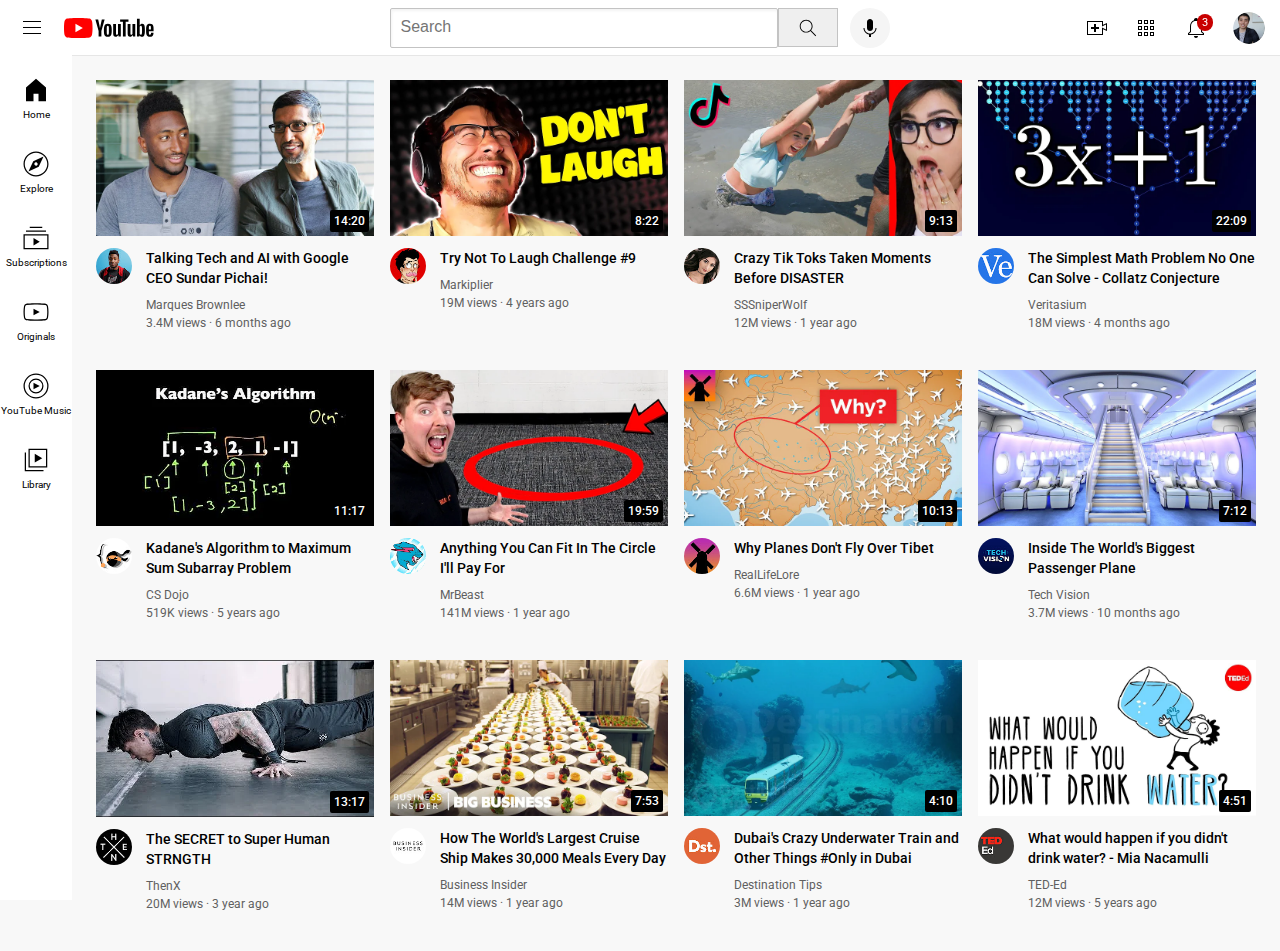
<file: index.html>
<!DOCTYPE html>
<html lang="pt-br">
<head>
    <meta charset="UTF-8">
    <meta name="viewport" content="width=device-width, initial-scale=1.0">
    <title>YOUTUBE-CLONE</title>
    <link rel="icon" href="midia/icons/favicon.ico">
    <link rel="stylesheet" href="styles/general.css">
    <link rel="stylesheet" href="styles/header.css">
    <link rel="stylesheet" href="styles/sidebar.css">
    <link rel="stylesheet" href="styles/video.css">
    <link rel="preconnect" href="https://fonts.googleapis.com">
    <link rel="preconnect" href="https://fonts.gstatic.com" crossorigin>
    <link href="https://fonts.googleapis.com/css2?family=Roboto:ital,wght@0,100..900;1,100..900&display=swap" rel="stylesheet">
</head>

<body>

    <header class="header">

        <div class="top-left">
            <img class="menu" src="midia/icons/menu.svg">
            <img class="logo" src="midia/icons/logo.svg">
        </div>

        <div class="top-middle">
            <input class="search" type="text" placeholder="Search">
            <button class="glass">
                <img src="midia/icons/search.svg" class="glass-image">
                <div class="tooltip">
                    Search
                </div>
            </button>
            <button class="microphone">
                <img src="midia/icons/voice.svg" class="microphone-image">
                <div class="tooltip">
                    Search with your voice
                </div>
            </button>
        </div>
        
        <div class="top-right">
            <div class="icons-container">
                <img class="size-icon-right" src="midia/icons/upload.svg">
                <div class="tooltip">
                    Create
                </div>
            </div>
            <div class="icons-container">
                <img class="size-icon-right" src="midia/icons/apps.svg">
                <div class="tooltip">
                    YouTube apps
                </div>
            </div>
            <div class="icons-container">
                <img class="size-icon-right" src="midia/icons/notifications.svg">
                <div class="count">
                        3
                </div>
                <div class="tooltip">
                    Notifications
                </div>
            </div>
            <div class="icons-container">
                <img class="account-img" src="midia/icons/profile.jpeg">
            </div>
        </div>

    </header>

    <nav class="sidebar">
        <div class="sidebar-icon">
            <img src="midia/icons/home.svg">
            <div>
                Home
            </div>
        </div>
        <div class="sidebar-icon">
            <img src="midia/icons/explore.svg">
            <div>
                Explore
            </div>
        </div>
        <div class="sidebar-icon">
            <img src="midia/icons/subscriptions.svg">
            <div>
                Subscriptions
            </div>
        </div>
        <div class="sidebar-icon">
            <img src="midia/icons/originals.svg">
            <div>
                Originals
            </div>
        </div>
        <div class="sidebar-icon">
            <img src="midia/icons/youtube-music.svg">
            <div>
                YouTube Music
            </div>
        </div>
        <div class="sidebar-icon">
            <img src="midia/icons/library.svg">
            <div>
                Library
            </div>
        </div>

    </nav>

    <main>

        <div class="grid-video">

            <div>
                <div class="thumb-row">
                    <a href="https://www.youtube.com/watch?v=n2RNcPRtAiY">
                        <img class="thumb" src="midia/thumnails/thumbnail-1.webp">
                    </a>
                    <div class="time">
                        14:20
                    </div>
                </div>
                <div class="description">
                    <div class="channel-picture">
                        <img src="midia/channel/channel-1.jpeg" class="profile-picture">
                    </div>
                    <div>
                        <a class="links" href="https://www.youtube.com/watch?v=n2RNcPRtAiY">
                            <p class="title">
                                Talking Tech and AI with Google CEO Sundar Pichai!
                            </p>
                        </a>
                        <a class="links" href="https://www.youtube.com/c/mkbhd">
                            <p class="author">
                                Marques Brownlee
                            </p>
                        </a>
                        
                        <p class="stats">
                            3.4M views &middot; 6 months ago
                        </p>
                    </div>
                </div>
            </div>

            <div class="video">
                <div class="thumb-row">
                    <a class="links" href="https://www.youtube.com/watch?v=mP0RAo9SKZk">
                        <img class="thumb" src="midia/thumnails/thumbnail-2.webp">
                    </a>
                    <div class="time">
                        8:22
                    </div>
                </div>
                <div class="description">
                    <div class="channel-picture">
                        <img src="midia/channel/channel-2.jpeg" class="profile-picture">
                    </div>
                    <div class="infos">
                        <a class="links" href="https://www.youtube.com/watch?v=mP0RAo9SKZk">
                            <p class="title">
                                Try Not To Laugh Challenge #9
                            </p>
                        </a>
                        <a class="links" href="https://www.youtube.com/c/markiplier">
                            <p class="author">
                                Markiplier
                            </p>
                        </a>                        
                        <p class="stats">
                            19M views &middot; 4 years ago
                        </p>
                    </div>
                </div>
            </div>

            <div class="video">
                <div class="thumb-row">
                    <a class="links" href="https://www.youtube.com/watch?v=FgjPQQeTh1w">
                        <img class="thumb" src="midia/thumnails/thumbnail-3.webp">
                    </a>
                    <div class="time">
                        9:13
                    </div>
                </div>
                <div class="description">
                    <div class="channel-picture">
                        <img src="midia/channel/channel-3.jpeg" class="profile-picture">
                    </div>
                    <div class="infos">
                        <a class="links" href="https://www.youtube.com/watch?v=FgjPQQeTh1w">
                            <p class="title">
                                Crazy Tik Toks Taken Moments Before DISASTER
                            </p>
                        </a>
                        <a class="links" href="https://www.youtube.com/user/SSSniperWolf">
                            <p class="author">
                                SSSniperWolf
                            </p>
                        </a>
                        <p class="stats">
                            12M views &middot; 1 year ago
                        </p>
                    </div>
                </div>
            </div>

            <div class="video">
                <div class="thumb-row">
                    <a class="links" href="https://www.youtube.com/watch?v=094y1Z2wpJg">
                        <img class="thumb" src="midia/thumnails/thumbnail-4.webp">
                    </a>
                    <div class="time">
                        22:09
                    </div>
                </div>
                <div class="description">
                    <div class="channel-picture">
                        <img src="midia/channel/channel-4.jpeg" class="profile-picture">
                    </div>
                    <div class="infos">
                        <a class="links" href="https://www.youtube.com/watch?v=094y1Z2wpJg">
                            <p class="title">
                                The Simplest Math Problem No One Can Solve - Collatz Conjecture
                            </p>
                        </a>
                        <a class="links" href="https://www.youtube.com/c/veritasium">
                            <p class="author">
                                Veritasium
                            </p>
                        </a>
                        <p class="stats">
                            18M views &middot; 4 months ago
                        </p>
                    </div>
                </div>
            </div>

            <div class="video">
                <div class="thumb-row">
                    <a class="links" href="https://www.youtube.com/watch?v=86CQq3pKSUw">
                        <img class="thumb" src="midia/thumnails/thumbnail-5.webp">
                    </a>
                    <div class="time">
                        11:17
                    </div>
                </div>
                <div class="description">
                    <div class="channel-picture">
                        <img src="midia/channel/channel-5.jpeg" class="profile-picture">
                    </div>
                    <div class="infos">
                        <a class="links" href="https://www.youtube.com/watch?v=86CQq3pKSUw">
                            <p class="title">
                                Kadane's Algorithm to Maximum Sum Subarray Problem
                            </p>
                        </a>
                        <a class="links" href="https://www.youtube.com/c/CSDojo">
                            <p class="author">
                                CS Dojo
                            </p>
                        </a>
                        <p class="stats">
                            519K views &middot; 5 years ago
                        </p>
                    </div>
                </div>
            </div>

            <div class="video">
                <div class="thumb-row">
                    <a class="links" href="https://www.youtube.com/watch?v=yXWw0_UfSFg">
                        <img class="thumb" src="midia/thumnails/thumbnail-6.webp">
                    </a>
                    <div class="time">
                        19:59
                    </div>
                </div>
                <div class="description">
                    <div class="channel-picture">
                        <img src="midia/channel/channel-6.jpeg" class="profile-picture">
                    </div>
                    <div class="infos">
                        <a class="links" href="https://www.youtube.com/watch?v=yXWw0_UfSFg">
                            <p class="title">
                                Anything You Can Fit In The Circle I'll Pay For
                            </p>
                        </a>
                        <a class="links" href="https://www.youtube.com/channel/UCX6OQ3DkcsbYNE6H8uQQuVA">
                            <p class="author">
                                MrBeast
                            </p>
                        </a>
                        <p class="stats">
                            141M views &middot; 1 year ago
                        </p>
                    </div>
                </div>
            </div>

            <div class="video">
                <div class="thumb-row">
                    <a class="links" href="https://www.youtube.com/watch?v=fNVa1qMbF9Y">
                        <img class="thumb" src="midia/thumnails/thumbnail-7.webp">
                    </a>
                    <div class="time">
                        10:13
                    </div>
                </div>
                <div class="description">
                    <div class="channel-picture">
                        <img src="midia/channel/channel-7.jpeg" class="profile-picture">
                    </div>
                    <div class="infos">
                        <a class="links" href="https://www.youtube.com/watch?v=fNVa1qMbF9Y">
                            <p class="title">
                                Why Planes Don't Fly Over Tibet
                            </p>
                        </a>
                        <a class="links" href="https://www.youtube.com/channel/UCP5tjEmvPItGyLhmjdwP7Ww">
                            <p class="author">
                                RealLifeLore
                            </p>
                        </a>
                        <p class="stats">
                            6.6M views &middot; 1 year ago
                        </p>
                    </div>
                </div>
            </div>

            <div class="video">
                <div class="thumb-row">
                    <a class="links" href="https://www.youtube.com/watch?v=lFm4EM1juls">
                        <img class="thumb" src="midia/thumnails/thumbnail-8.webp">
                    </a>
                    <div class="time">
                        7:12
                    </div>
                </div>
                <div class="description">
                    <div class="channel-picture">
                        <img src="midia/channel/channel-8.jpeg" class="profile-picture">
                    </div>
                    <div class="infos">
                        <a class="links" href="https://www.youtube.com/watch?v=lFm4EM1juls">
                            <p class="title">
                                Inside The World's Biggest Passenger Plane
                            </p>
                        </a>
                        <a class="links" href="https://www.youtube.com/channel/UCHAK6CyegY22Zj2GWrcaIxg">
                            <p class="author">
                                Tech Vision
                            </p>
                        </a>
                        <p class="stats">
                            3.7M views &middot; 10 months ago
                        </p>
                    </div>
                </div>
            </div>

            <div class="video">
                <div class="thumb-row">
                    <a class="links" href="https://www.youtube.com/watch?v=ixmxOlcrlUc">
                        <img class="thumb" src="midia/thumnails/thumbnail-9.webp">
                    </a>
                    <div class="time">
                        13:17
                    </div>
                </div>
                <div class="description">
                    <div class="channel-picture">
                        <img src="midia/channel/channel-9.jpeg" class="profile-picture">
                    </div>
                    <div class="infos">
                        <a class="links" href="https://www.youtube.com/watch?v=ixmxOlcrlUc">
                            <p class="title">
                                The SECRET to Super Human STRNGTH
                            </p>
                        </a>
                        <a class="links" href="https://www.youtube.com/c/OFFICIALTHENXSTUDIOS">
                            <p class="author">
                                ThenX
                            </p>
                        </a>
                        <p class="stats">
                            20M views &middot; 3 year ago
                        </p>
                    </div>
                </div>
            </div>

            <div class="video">
                <div class="thumb-row">
                    <a class="links" href="https://www.youtube.com/watch?v=R2vXbFp5C9o">
                        <img class="thumb" src="midia/thumnails/thumbnail-10.webp">
                    </a>
                    <div class="time">
                        7:53
                    </div>
                </div>
                <div class="description">
                    <div class="channel-picture">
                        <img src="midia/channel/channel-10.jpeg" class="profile-picture">
                    </div>
                    <div class="infos">
                        <a class="links" href="https://www.youtube.com/watch?v=R2vXbFp5C9o">
                            <p class="title">
                                How The World's Largest Cruise Ship Makes 30,000 Meals Every Day
                            </p>
                        </a>
                        <a class="links" href="https://www.youtube.com/user/businessinsider">
                            <p class="author">
                                Business Insider
                            </p>
                        </a>
                        <p class="stats">
                            14M views &middot; 1 year ago
                        </p>
                    </div>
                </div>
            </div>

            <div class="video">
                <div class="thumb-row">
                    <a class="links" href="https://www.youtube.com/watch?v=0nZuYyXET3s">
                        <img class="thumb" src="midia/thumnails/thumbnail-11.webp">
                    </a>
                    <div class="time">
                        4:10
                    </div>
                </div>
                <div class="description">
                    <div class="channel-picture">
                        <img src="midia/channel/channel-11.jpeg" class="profile-picture">
                    </div>
                    <div class="infos">
                        <a class="links" href="https://www.youtube.com/watch?v=0nZuYyXET3s">
                            <p class="title">
                                Dubai's Crazy Underwater Train and Other Things #Only in Dubai
                            </p>
                        </a>
                        <a class="links" href="https://www.youtube.com/c/Destinationtips">
                            <p class="author">
                                Destination Tips
                            </p>
                        </a>
                        <p class="stats">
                            3M views &middot; 1 year ago
                        </p>
                    </div>
                </div>
            </div>

            <div class="video">
                <div class="thumb-row">
                    <a class="links" href="https://www.youtube.com/watch?v=9iMGFqMmUFs">
                        <img class="thumb" src="midia/thumnails/thumbnail-12.webp">
                    </a>
                    <div class="time">
                        4:51
                    </div>
                </div>
                <div class="description">
                    <div class="channel-picture">
                        <img src="midia/channel/channel-12.jpeg" class="profile-picture">
                    </div>
                    <div class="infos">
                        <a class="links" href="https://www.youtube.com/watch?v=9iMGFqMmUFs">
                            <p class="title">
                                What would happen if you didn't drink water? - Mia Nacamulli
                            </p>
                        </a>
                        <a class="links" href="https://www.youtube.com/teded">
                            <p class="author">
                                TED-Ed
                            </p>
                        </a>
                        <p class="stats">
                            12M views &middot; 5 years ago
                        </p>
                    </div>
                </div>
            </div>
        </div>
            
        
    </main>
    
    

    
</body>
</html>
</file>
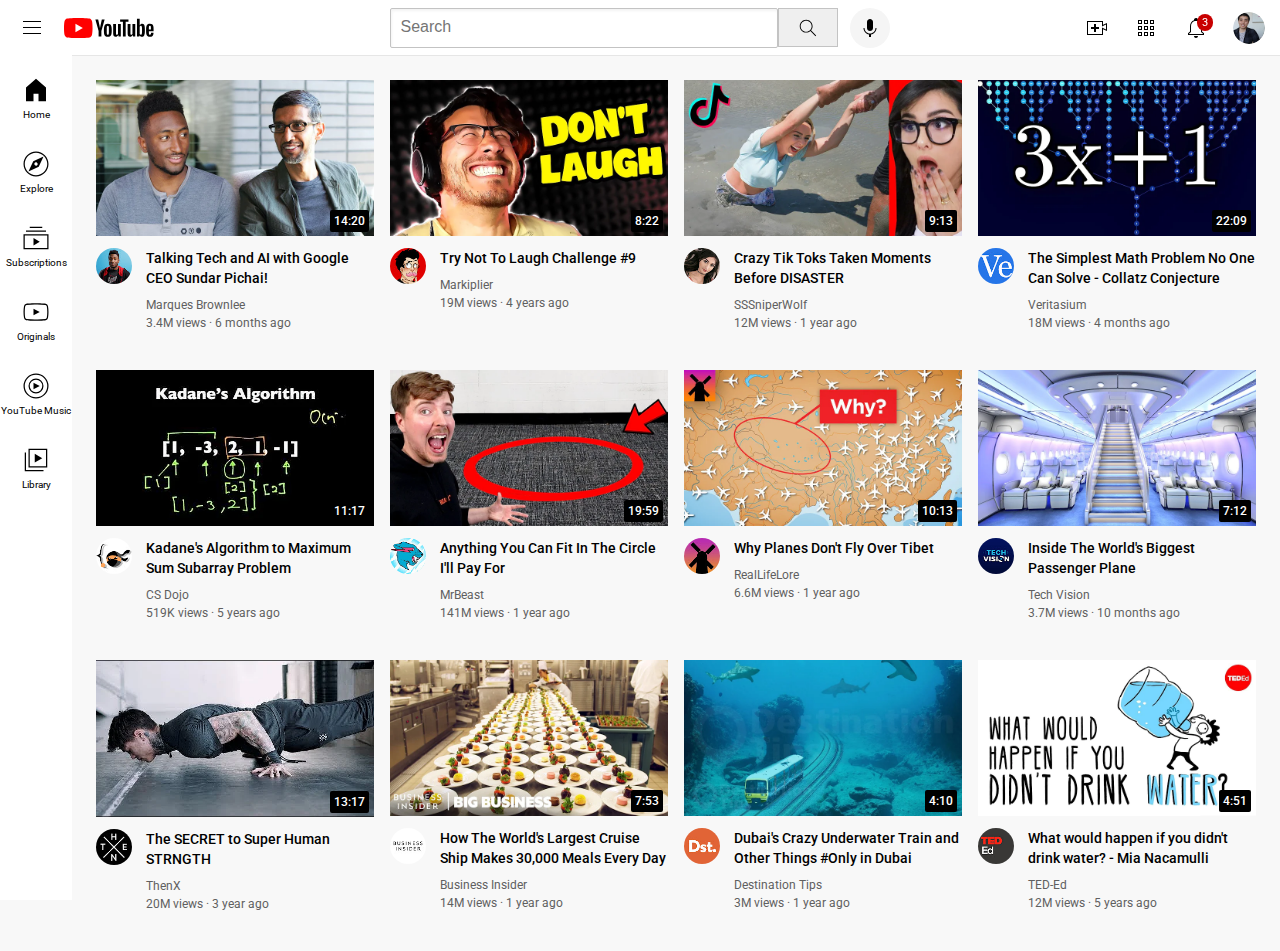
<file: youtube.html>
<!DOCTYPE html>
<html lang="pt-br">
<head>
    <meta charset="UTF-8">
    <meta name="viewport" content="width=device-width, initial-scale=1.0">
    <title>YOUTUBE-CLONE</title>
    <link rel="icon" href="midia/icons/favicon.ico">
    <link rel="stylesheet" href="styles/general.css">
    <link rel="stylesheet" href="styles/header.css">
    <link rel="stylesheet" href="styles/sidebar.css">
    <link rel="stylesheet" href="styles/video.css">
    <link rel="preconnect" href="https://fonts.googleapis.com">
    <link rel="preconnect" href="https://fonts.gstatic.com" crossorigin>
    <link href="https://fonts.googleapis.com/css2?family=Roboto:ital,wght@0,100..900;1,100..900&display=swap" rel="stylesheet">
</head>

<body>

    <header class="header">

        <div class="top-left">
            <img class="menu" src="midia/icons/menu.svg">
            <img class="logo" src="midia/icons/logo.svg">
        </div>

        <div class="top-middle">
            <input class="search" type="text" placeholder="Search">
            <button class="glass">
                <img src="midia/icons/search.svg" class="glass-image">
                <div class="tooltip">
                    Search
                </div>
            </button>
            <button class="microphone">
                <img src="midia/icons/voice.svg" class="microphone-image">
                <div class="tooltip">
                    Search with your voice
                </div>
            </button>
        </div>
        
        <div class="top-right">
            <div class="icons-container">
                <img class="size-icon-right" src="midia/icons/upload.svg">
                <div class="tooltip">
                    Create
                </div>
            </div>
            <div class="icons-container">
                <img class="size-icon-right" src="midia/icons/apps.svg">
                <div class="tooltip">
                    YouTube apps
                </div>
            </div>
            <div class="icons-container">
                <img class="size-icon-right" src="midia/icons/notifications.svg">
                <div class="count">
                        3
                </div>
                <div class="tooltip">
                    Notifications
                </div>
            </div>
            <div class="icons-container">
                <img class="account-img" src="midia/icons/profile.jpeg">
            </div>
        </div>

    </header>

    <nav class="sidebar">
        <div class="sidebar-icon">
            <img src="midia/icons/home.svg">
            <div>
                Home
            </div>
        </div>
        <div class="sidebar-icon">
            <img src="midia/icons/explore.svg">
            <div>
                Explore
            </div>
        </div>
        <div class="sidebar-icon">
            <img src="midia/icons/subscriptions.svg">
            <div>
                Subscriptions
            </div>
        </div>
        <div class="sidebar-icon">
            <img src="midia/icons/originals.svg">
            <div>
                Originals
            </div>
        </div>
        <div class="sidebar-icon">
            <img src="midia/icons/youtube-music.svg">
            <div>
                YouTube Music
            </div>
        </div>
        <div class="sidebar-icon">
            <img src="midia/icons/library.svg">
            <div>
                Library
            </div>
        </div>

    </nav>

    <main>

        <div class="grid-video">

            <div>
                <div class="thumb-row">
                    <a href="https://www.youtube.com/watch?v=n2RNcPRtAiY">
                        <img class="thumb" src="midia/thumnails/thumbnail-1.webp">
                    </a>
                    <div class="time">
                        14:20
                    </div>
                </div>
                <div class="description">
                    <div class="channel-picture">
                        <img src="midia/channel/channel-1.jpeg" class="profile-picture">
                    </div>
                    <div>
                        <a class="links" href="https://www.youtube.com/watch?v=n2RNcPRtAiY">
                            <p class="title">
                                Talking Tech and AI with Google CEO Sundar Pichai!
                            </p>
                        </a>
                        <a class="links" href="https://www.youtube.com/c/mkbhd">
                            <p class="author">
                                Marques Brownlee
                            </p>
                        </a>
                        
                        <p class="stats">
                            3.4M views &middot; 6 months ago
                        </p>
                    </div>
                </div>
            </div>

            <div class="video">
                <div class="thumb-row">
                    <a class="links" href="https://www.youtube.com/watch?v=mP0RAo9SKZk">
                        <img class="thumb" src="midia/thumnails/thumbnail-2.webp">
                    </a>
                    <div class="time">
                        8:22
                    </div>
                </div>
                <div class="description">
                    <div class="channel-picture">
                        <img src="midia/channel/channel-2.jpeg" class="profile-picture">
                    </div>
                    <div class="infos">
                        <a class="links" href="https://www.youtube.com/watch?v=mP0RAo9SKZk">
                            <p class="title">
                                Try Not To Laugh Challenge #9
                            </p>
                        </a>
                        <a class="links" href="https://www.youtube.com/c/markiplier">
                            <p class="author">
                                Markiplier
                            </p>
                        </a>                        
                        <p class="stats">
                            19M views &middot; 4 years ago
                        </p>
                    </div>
                </div>
            </div>

            <div class="video">
                <div class="thumb-row">
                    <a class="links" href="https://www.youtube.com/watch?v=FgjPQQeTh1w">
                        <img class="thumb" src="midia/thumnails/thumbnail-3.webp">
                    </a>
                    <div class="time">
                        9:13
                    </div>
                </div>
                <div class="description">
                    <div class="channel-picture">
                        <img src="midia/channel/channel-3.jpeg" class="profile-picture">
                    </div>
                    <div class="infos">
                        <a class="links" href="https://www.youtube.com/watch?v=FgjPQQeTh1w">
                            <p class="title">
                                Crazy Tik Toks Taken Moments Before DISASTER
                            </p>
                        </a>
                        <a class="links" href="https://www.youtube.com/user/SSSniperWolf">
                            <p class="author">
                                SSSniperWolf
                            </p>
                        </a>
                        <p class="stats">
                            12M views &middot; 1 year ago
                        </p>
                    </div>
                </div>
            </div>

            <div class="video">
                <div class="thumb-row">
                    <a class="links" href="https://www.youtube.com/watch?v=094y1Z2wpJg">
                        <img class="thumb" src="midia/thumnails/thumbnail-4.webp">
                    </a>
                    <div class="time">
                        22:09
                    </div>
                </div>
                <div class="description">
                    <div class="channel-picture">
                        <img src="midia/channel/channel-4.jpeg" class="profile-picture">
                    </div>
                    <div class="infos">
                        <a class="links" href="https://www.youtube.com/watch?v=094y1Z2wpJg">
                            <p class="title">
                                The Simplest Math Problem No One Can Solve - Collatz Conjecture
                            </p>
                        </a>
                        <a class="links" href="https://www.youtube.com/c/veritasium">
                            <p class="author">
                                Veritasium
                            </p>
                        </a>
                        <p class="stats">
                            18M views &middot; 4 months ago
                        </p>
                    </div>
                </div>
            </div>

            <div class="video">
                <div class="thumb-row">
                    <a class="links" href="https://www.youtube.com/watch?v=86CQq3pKSUw">
                        <img class="thumb" src="midia/thumnails/thumbnail-5.webp">
                    </a>
                    <div class="time">
                        11:17
                    </div>
                </div>
                <div class="description">
                    <div class="channel-picture">
                        <img src="midia/channel/channel-5.jpeg" class="profile-picture">
                    </div>
                    <div class="infos">
                        <a class="links" href="https://www.youtube.com/watch?v=86CQq3pKSUw">
                            <p class="title">
                                Kadane's Algorithm to Maximum Sum Subarray Problem
                            </p>
                        </a>
                        <a class="links" href="https://www.youtube.com/c/CSDojo">
                            <p class="author">
                                CS Dojo
                            </p>
                        </a>
                        <p class="stats">
                            519K views &middot; 5 years ago
                        </p>
                    </div>
                </div>
            </div>

            <div class="video">
                <div class="thumb-row">
                    <a class="links" href="https://www.youtube.com/watch?v=yXWw0_UfSFg">
                        <img class="thumb" src="midia/thumnails/thumbnail-6.webp">
                    </a>
                    <div class="time">
                        19:59
                    </div>
                </div>
                <div class="description">
                    <div class="channel-picture">
                        <img src="midia/channel/channel-6.jpeg" class="profile-picture">
                    </div>
                    <div class="infos">
                        <a class="links" href="https://www.youtube.com/watch?v=yXWw0_UfSFg">
                            <p class="title">
                                Anything You Can Fit In The Circle I'll Pay For
                            </p>
                        </a>
                        <a class="links" href="https://www.youtube.com/channel/UCX6OQ3DkcsbYNE6H8uQQuVA">
                            <p class="author">
                                MrBeast
                            </p>
                        </a>
                        <p class="stats">
                            141M views &middot; 1 year ago
                        </p>
                    </div>
                </div>
            </div>

            <div class="video">
                <div class="thumb-row">
                    <a class="links" href="https://www.youtube.com/watch?v=fNVa1qMbF9Y">
                        <img class="thumb" src="midia/thumnails/thumbnail-7.webp">
                    </a>
                    <div class="time">
                        10:13
                    </div>
                </div>
                <div class="description">
                    <div class="channel-picture">
                        <img src="midia/channel/channel-7.jpeg" class="profile-picture">
                    </div>
                    <div class="infos">
                        <a class="links" href="https://www.youtube.com/watch?v=fNVa1qMbF9Y">
                            <p class="title">
                                Why Planes Don't Fly Over Tibet
                            </p>
                        </a>
                        <a class="links" href="https://www.youtube.com/channel/UCP5tjEmvPItGyLhmjdwP7Ww">
                            <p class="author">
                                RealLifeLore
                            </p>
                        </a>
                        <p class="stats">
                            6.6M views &middot; 1 year ago
                        </p>
                    </div>
                </div>
            </div>

            <div class="video">
                <div class="thumb-row">
                    <a class="links" href="https://www.youtube.com/watch?v=lFm4EM1juls">
                        <img class="thumb" src="midia/thumnails/thumbnail-8.webp">
                    </a>
                    <div class="time">
                        7:12
                    </div>
                </div>
                <div class="description">
                    <div class="channel-picture">
                        <img src="midia/channel/channel-8.jpeg" class="profile-picture">
                    </div>
                    <div class="infos">
                        <a class="links" href="https://www.youtube.com/watch?v=lFm4EM1juls">
                            <p class="title">
                                Inside The World's Biggest Passenger Plane
                            </p>
                        </a>
                        <a class="links" href="https://www.youtube.com/channel/UCHAK6CyegY22Zj2GWrcaIxg">
                            <p class="author">
                                Tech Vision
                            </p>
                        </a>
                        <p class="stats">
                            3.7M views &middot; 10 months ago
                        </p>
                    </div>
                </div>
            </div>

            <div class="video">
                <div class="thumb-row">
                    <a class="links" href="https://www.youtube.com/watch?v=ixmxOlcrlUc">
                        <img class="thumb" src="midia/thumnails/thumbnail-9.webp">
                    </a>
                    <div class="time">
                        13:17
                    </div>
                </div>
                <div class="description">
                    <div class="channel-picture">
                        <img src="midia/channel/channel-9.jpeg" class="profile-picture">
                    </div>
                    <div class="infos">
                        <a class="links" href="https://www.youtube.com/watch?v=ixmxOlcrlUc">
                            <p class="title">
                                The SECRET to Super Human STRNGTH
                            </p>
                        </a>
                        <a class="links" href="https://www.youtube.com/c/OFFICIALTHENXSTUDIOS">
                            <p class="author">
                                ThenX
                            </p>
                        </a>
                        <p class="stats">
                            20M views &middot; 3 year ago
                        </p>
                    </div>
                </div>
            </div>

            <div class="video">
                <div class="thumb-row">
                    <a class="links" href="https://www.youtube.com/watch?v=R2vXbFp5C9o">
                        <img class="thumb" src="midia/thumnails/thumbnail-10.webp">
                    </a>
                    <div class="time">
                        7:53
                    </div>
                </div>
                <div class="description">
                    <div class="channel-picture">
                        <img src="midia/channel/channel-10.jpeg" class="profile-picture">
                    </div>
                    <div class="infos">
                        <a class="links" href="https://www.youtube.com/watch?v=R2vXbFp5C9o">
                            <p class="title">
                                How The World's Largest Cruise Ship Makes 30,000 Meals Every Day
                            </p>
                        </a>
                        <a class="links" href="https://www.youtube.com/user/businessinsider">
                            <p class="author">
                                Business Insider
                            </p>
                        </a>
                        <p class="stats">
                            14M views &middot; 1 year ago
                        </p>
                    </div>
                </div>
            </div>

            <div class="video">
                <div class="thumb-row">
                    <a class="links" href="https://www.youtube.com/watch?v=0nZuYyXET3s">
                        <img class="thumb" src="midia/thumnails/thumbnail-11.webp">
                    </a>
                    <div class="time">
                        4:10
                    </div>
                </div>
                <div class="description">
                    <div class="channel-picture">
                        <img src="midia/channel/channel-11.jpeg" class="profile-picture">
                    </div>
                    <div class="infos">
                        <a class="links" href="https://www.youtube.com/watch?v=0nZuYyXET3s">
                            <p class="title">
                                Dubai's Crazy Underwater Train and Other Things #Only in Dubai
                            </p>
                        </a>
                        <a class="links" href="https://www.youtube.com/c/Destinationtips">
                            <p class="author">
                                Destination Tips
                            </p>
                        </a>
                        <p class="stats">
                            3M views &middot; 1 year ago
                        </p>
                    </div>
                </div>
            </div>

            <div class="video">
                <div class="thumb-row">
                    <a class="links" href="https://www.youtube.com/watch?v=9iMGFqMmUFs">
                        <img class="thumb" src="midia/thumnails/thumbnail-12.webp">
                    </a>
                    <div class="time">
                        4:51
                    </div>
                </div>
                <div class="description">
                    <div class="channel-picture">
                        <img src="midia/channel/channel-12.jpeg" class="profile-picture">
                    </div>
                    <div class="infos">
                        <a class="links" href="https://www.youtube.com/watch?v=9iMGFqMmUFs">
                            <p class="title">
                                What would happen if you didn't drink water? - Mia Nacamulli
                            </p>
                        </a>
                        <a class="links" href="https://www.youtube.com/teded">
                            <p class="author">
                                TED-Ed
                            </p>
                        </a>
                        <p class="stats">
                            12M views &middot; 5 years ago
                        </p>
                    </div>
                </div>
            </div>
        </div>
            
        
    </main>
    
    

    
</body>
</html>
</file>
<file: styles/general.css>
body{
    margin: 0px;
    font-family: Roboto, Arial;
    padding-top: 80px;
    padding-left: 96px;
    padding-right: 24px;
    padding-bottom: 40px;
    background-color: rgb(248, 248, 248);
}

p{
    margin-top: 0;
    margin-bottom: 0;   
}
</file>
<file: styles/header.css>
.header{
    display: flex;
    align-items: center;
    flex-direction: row;
    justify-content: space-between;
    height: 55px;
    position: fixed;
    top: 0px;
    left: 0px;
    right: 0px;
    height: 55px;
    background-color: white;
    border-bottom-color: rgb(230,230,230);
    border-bottom-style: solid;
    border-bottom-width: 1px;
    z-index: 1;
}

.top-left{
    display: flex;
    align-items: center;
}

.menu{
    height: 24px;
    margin-left: 20px;
    margin-right: 20px;
}

.logo{
    height: 20px;
}

.menu:hover,
.logo:hover{
    cursor: pointer;
}

.top-middle{
    display: flex;
    flex: 1;
    max-width: 500px;
    margin-left: 70px;
    margin-right: 30px;
    align-items: center;
}

.search{
    display: flex;
    height: 36px;
    border-radius: 2px;
    border-width: 1px;
    border-style: solid;
    border-color: rgb(195, 195, 195);    
    padding-left: 10px;    
    flex: 1;
    margin-right: 0;
    box-shadow: inset 1px 2px 3px rgba(0, 0, 0, 0.05);
}

.search::placeholder{
    font-size: 16px;
}

.search:focus {
    border-color: blue;
    outline: none; 
}

.glass{
    border-color:  rgb(195, 195, 195); 
    border-width: 1px;
    border-style: solid;
    height: 39px;
    width: 60px;  
}

.glass-image{
    height: 22px;
}

.microphone{
    border-radius: 20px;
    height: 40px;
    width: 40px;
    border: none;
    margin-left: 12px;
    background-color: rgb(245, 245, 245);
}

.microphone-image{
    height: 24px;
}

.top-right{
    display: flex;
    justify-content: space-between;
    flex-shrink: 0;
    width: 180px;
    align-items: center;
    margin-right: 15px;
}

.icons-container:hover{
    cursor: pointer;
}

.size-icon-right{
    height: 24px;
}

.count{
    position: absolute;
    border-radius: 10px;
    top: -2px;
    right: -5px;
    background-color: rgb(200, 0, 0);
    color: white;
    font-size: 11px;
    padding: 2px 5px;
}

.account-img{
    height: 32px;
    border-radius: 20px;
}

.glass,
.microphone,
.icons-container{
    position: relative;
    display: flex;
    justify-content: center;
    align-items: center;
}

.glass .tooltip,
.microphone .tooltip,
.icons-container .tooltip{
    position: absolute;
    opacity: 0;
    background-color: gray;
    color: white;
    font-size: 12px;
    padding-left: 8px;
    padding-right: 8px;
    padding-top: 4px;
    padding-bottom: 4px;
    border-radius: 2px;
    transition: opacity 0.15s;
    bottom: -30px;
    white-space: nowrap;
    pointer-events: none;
}

.glass:hover .tooltip,
.microphone:hover .tooltip,
.icons-container:hover .tooltip{
    opacity: 1;
}
</file>
<file: styles/sidebar.css>
.sidebar{
    background-color: white;
    position: fixed;
    top: 55px;
    left: 0;
    bottom: 0;
    width: 72px;
    z-index: 2;
    padding-top: 5px;
}

.sidebar-icon{
    display: flex;
    justify-content: center;
    align-items: center;
    height: 74px;
    flex-direction: column;
}

.sidebar-icon:hover{
    background-color: rgb(235, 235, 235);
    cursor: pointer;
}

.sidebar-icon img{
    height: 30px;
    margin-bottom: 4px;
}

.sidebar-icon div{
    font-size: 10px;
    display: flex;   
}
</file>
<file: styles/video.css>
.grid-video{
    display: grid;
    grid-template-columns: 1fr 1fr 1fr;
    column-gap: 16px;
    row-gap: 40px;
}

.thumb-row{
    margin-bottom: 8px;
    position: relative;
}

.thumb{
    width: 100%;
}

.time{
    position: absolute;
    bottom: 8px;
    right: 5px;
    background-color: black;
    color: white;
    font-size: 12px;
    font-weight: 500;
    padding: 4px;
    border-radius: 2px;
}

.description{
    display: grid;
    grid-template-columns: 50px 1fr;
}

.channel-picture{
    display: grid;
}

.profile-picture{
    width: 36px;
    border-radius: 50px;
}

.links{
    text-decoration: none;
    color: black;
}

.title{
    font-size: 14px;
    font-weight: 500;
    line-height: 20px;
    margin-bottom: 10px;
}

.author{
    font-size: 12px;
    color: rgb(96, 96, 96);
    margin-bottom: 4px;
}

.stats {
    font-size: 12px;
    color: rgb(96, 96, 96);
}

.thumb-row:hover,
.title:hover,
.author:hover{
    cursor: pointer;
}

@media (max-width: 750px){
    .grid-video{
        grid-template-columns: 1fr 1fr;
    }
}

@media (min-width:751) and (max-width:1249){
    .grid-video{
        grid-template-columns: 1fr 1fr 1fr;
    }
}

@media (min-width: 1250px){
    .grid-video{
        grid-template-columns: 1fr 1fr 1fr 1fr;
    }
}
</file>
